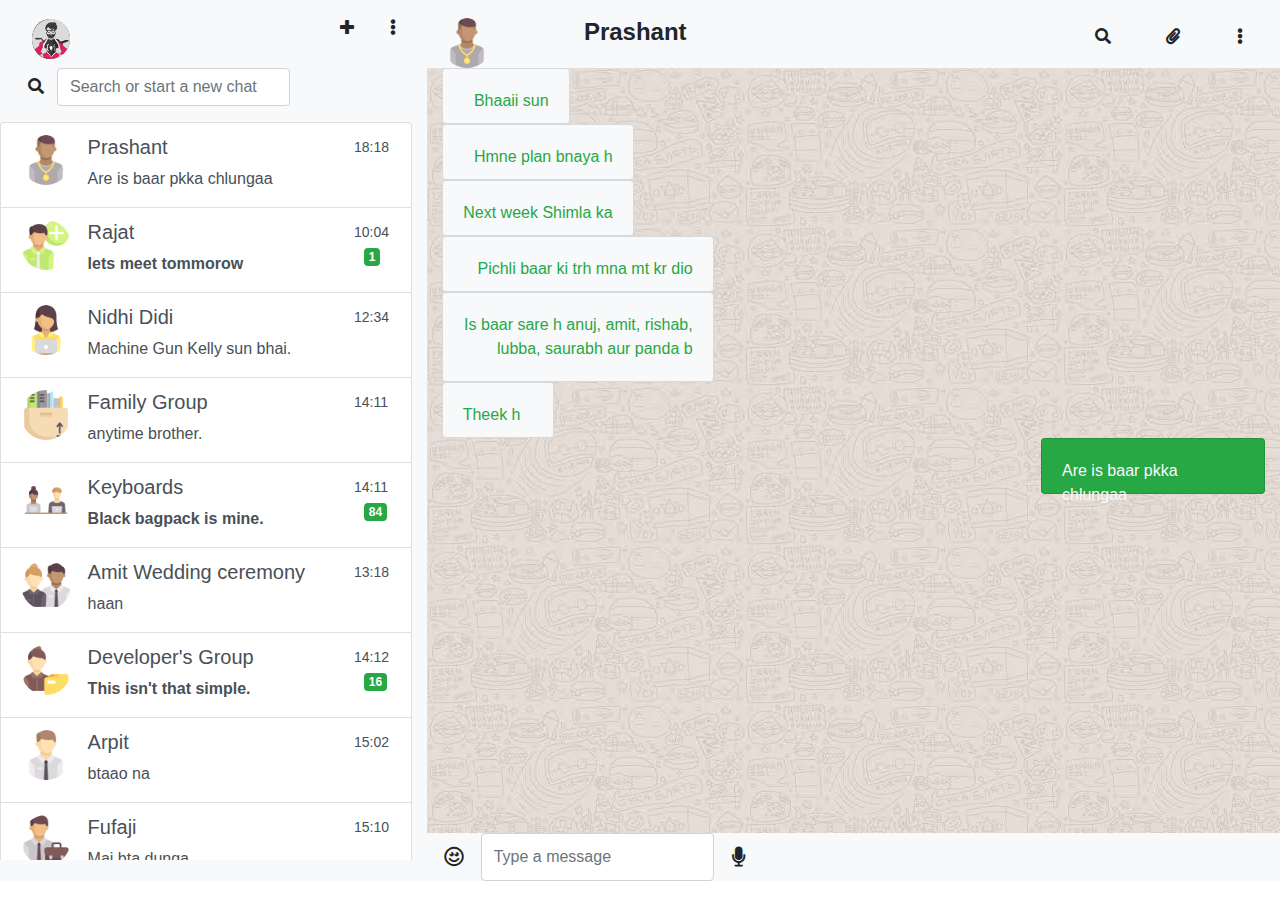
<file: page2.html>
<!doctype html>
<html lang="en">
  <head>
    <!-- Required meta tags -->
    <meta charset="utf-8">
    <meta name="viewport" content="width=device-width, initial-scale=1, shrink-to-fit=no">
    <!-- Bootstrap CSS -->
    <link rel="stylesheet" href="https://maxcdn.bootstrapcdn.com/bootstrap/4.0.0/css/bootstrap.min.css" integrity="sha384-Gn5384xqQ1aoWXA+058RXPxPg6fy4IWvTNh0E263XmFcJlSAwiGgFAW/dAiS6JXm" crossorigin="anonymous">
    <link rel="stylesheet"
      href="https://maxcdn.bootstrapcdn.com/bootstrap/4.0.0-alpha.4/css/bootstrap.min.css"
      integrity="sha384-2hfp1SzUoho7/TsGGGDaFdsuuDL0LX2hnUp6VkX3CUQ2K4K+xjboZdsXyp4oUHZj"
      crossorigin="anonymous">
    <!-- custom .css file -->
    <link rel="stylesheet" href="page2.css" type="text/css">
    <link rel="shortcut icon" href="images/whatsapp_fevicon.ico">
    <!-- fontawesome link -->
    <link rel="stylesheet" href="fontawesome-free-5.0.8/web-fonts-with-css/css/fontawesome-all.css">
    <title>Whatsapp</title>
  </head>
  <body>
    <div class="container-fluid">
      <div class="row">
        <div class="left_column d-none d-sm-block col-sm-5 col-md-6 col-lg-4 bg-light">
          <div class="row left_column_navbar">
            <div class="col-9">
              <a href="page3.html" title="Profile">
              <img class="rounded-circle profile-pic" src="images\Human Resources icons\code.png">
              </a>
            </div>
            <div class=" mr-auto col-1" data-toggle="tooltip" title="New Chat">
              <button type="button" class="btn btn-light ">
              <i class="fas fa-plus"></i>
              </button>
            </div>
            <div class="mr-auto col-1">
              <!-- Button to Open the Modal -->
              <button type="button" class="btn btn-light" data-toggle="modal" data-target="#myModal" data-toggle="tooltip"  title="Menu">
              <i class="fas fa-ellipsis-v"></i>
              </button>
              <!-- The Modal -->
              <div class="modal fade" id="myModal">
                <div class="modal-dialog modal-dialog-centered modal-sm">
                  <div class="modal-content">
                    <div class="list-group">
                      <a href="#" class="list-group-item list-group-item-action">New Group</a>
                      <a href="#" class="list-group-item list-group-item-action">Profile</a>
                      <a href="#" class="list-group-item list-group-item-action">Archive</a>
                      <a href="#" class="list-group-item list-group-item-action">Starred</a>
                      <a href="#" class="list-group-item list-group-item-action">Settings</a>
                      <a href="#" class="list-group-item list-group-item-action">Logout</a>
                    </div>
                  </div>
                </div>
              </div>
              <!-- Modal ends -->
            </div>
            <!-- dots_menu_row ends -->
          </div>
          <!-- 1st row of left column ends -->
          <div class="row">
            <div class="col bg-light">
              <div class="input-group mb-3">
                <div class="input-group-prepend">
                  <button type="button" class="btn btn-light">
                  <i class="fas fa-search"  aria-hidden="true"></i>
                  </button>
                  <input type="text" class="form-control" placeholder= "Search or start a new chat">
                </div>
              </div>
            </div>
          </div>
          <!-- 2nd row of left column ends -->
          <div class="row main_chat_sidebar">
            <div class="col-12 list-group bg-light">
              <div style="position: relative; overflow: auto; height:82vh">
                <a href="#" class="list-group-item list-group-item-action">
                  <div class="row">
                    <div class="col-2">
                      <img class="rounded-circle user-pic" src="images\Human Resources icons\1b.png">
                    </div>
                    <div class="col-8">
                      <h5>Prashant</h5>
                      <p>Are is baar pkka chlungaa</p>
                    </div>
                    <div class="col-2">
                      <span class="time-meta pull-right">18:18</span>
                    </div>
                  </div>
                </a>
                <a href="#" class="list-group-item list-group-item-action">
                  <div class="row">
                    <div class="col-2">
                      <img class="rounded-circle user-pic" src="images\Human Resources icons\2.png">
                    </div>
                    <div class="col-8">
                      <h5>Rajat</h5>
                      <p class="font-weight-bold">lets meet tommorow</p>
                    </div>
                    <div class="col-2">
                      <span class="time-meta pull-right">10:04</span>
                      <span class="badge badge-success">1</span>
                    </div>
                  </div>
                </a>
                <a href="#" class="list-group-item list-group-item-action">
                  <div class="row">
                    <div class="col-2">
                      <img class="rounded-circle user-pic" src="images\Human Resources icons\3.png">
                    </div>
                    <div class="col-8">
                      <h5 >Nidhi Didi</h5>
                      <p>Machine Gun Kelly sun bhai.</p>
                    </div>
                    <div class="col-2">
                      <span class="time-meta pull-right">12:34
                      </span>
                    </div>
                  </div>
                </a>
                <a href="#" class="list-group-item list-group-item-action">
                  <div class="row">
                    <div class="col-2">
                      <img class="rounded-circle user-pic" src="images\Human Resources icons\4.png">
                    </div>
                    <div class="col-8">
                      <h5>Family Group</h5>
                      <p>anytime brother.</p>
                    </div>
                    <div class="col-2">
                      <span class="time-meta pull-right">14:11
                      </span>
                    </div>
                  </div>
                </a>
                <a href="#" class="list-group-item list-group-item-action">
                  <div class="row">
                    <div class="col-2">
                      <img class="rounded-circle user-pic" src="images\Human Resources icons\5.png">
                    </div>
                    <div class="col-8">
                      <h5>Keyboards</h5>
                      <p class="font-weight-bold">Black bagpack is mine.</p>
                    </div>
                    <div class="col-2">
                      <span class="time-meta pull-right">14:11</span>
                      <span class="badge badge-success">84</span>
                    </div>
                  </div>
                </a>
                <a href="#" class="list-group-item list-group-item-action">
                  <div class="row">
                    <div class="col-2">
                      <img class="rounded-circle user-pic" src="images\Human Resources icons\6.png">
                    </div>
                    <div class="col-8">
                      <h5>Amit Wedding ceremony</h5>
                      <p>haan</p>
                    </div>
                    <div class="col-2">
                      <span class="time-meta pull-right">13:18
                      </span>
                    </div>
                  </div>
                </a>
                <a href="#" class="list-group-item list-group-item-action">
                  <div class="row">
                    <div class="col-2">
                      <img class="rounded-circle user-pic" src="images\Human Resources icons\7.png">
                    </div>
                    <div class="col-8">
                      <h5>Developer's Group</h5>
                      <p class="font-weight-bold">This isn't that simple.</p>
                    </div>
                    <div class="col-2">
                      <span class="time-meta pull-right">14:12</span>
                      <span class="badge badge-success">16</span>
                    </div>
                  </div>
                <a href="#" class="list-group-item list-group-item-action">
                  <div class="row">
                    <div class="col-2">
                      <img class="rounded-circle user-pic" src="images\Human Resources icons\8.png">
                    </div>
                    <div class="col-8">
                      <h5>Arpit</h5>
                      <p>btaao na</p>
                    </div>
                    <div class="col-2">
                      <span class="time-meta pull-right">15:02
                      </span>
                    </div>
                  </div>
                </a>
                <a href="#" class="list-group-item list-group-item-action">
                  <div class="row">
                    <div class="col-2">
                      <img class="rounded-circle user-pic" src="images\Human Resources icons\9.png">
                    </div>
                    <div class="col-8">
                      <h5>Fufaji</h5>
                      <p>Mai bta dunga</p>
                    </div>
                    <div class="col-2">
                      <span class="time-meta pull-right">15:10
                      </span>
                    </div>
                  </div>
                </a>
              </div>
            </div>
          </div>
          <!-- 3rd row of left column ends -->
        </div>
        <!-- left column ends -->
        <div class="right_column col-xs-0 col-sm-7 col-md-6 col-lg-8">
          <div class="row right_column_navbar">
            <div class="col-lg-2 col-md-2 col-sm-2 col-xs-2">
              <img class="rounded-circle user-pic" src="images\Human Resources icons\1b.png">
            </div>
            <div class="col-lg-7 col-md-4 col-sm-4 col-xs-4">
              <h4 class="font-weight-bold">Prashant</h4>
            </div>
            <div class="col-lg-1 col-md-2 col-sm-2 col-xs-2">
              <button type="button" class="btn btn-light" data-toggle="tooltip" title="Search.."><i class="fas fa-search"></i>
              </button>
            </div>
            <div class="col-lg-1 col-md-2 col-sm-2 col-xs-2">
              <button type="button" class="btn btn-light"  data-toggle="tooltip" title="Attach."><i class="fas fa-paperclip" data-toggle="tooltip" title="Attach."></i></button>
            </div>
            <div class="col-lg-1 col-md-2 col-sm-2 col-xs-2">
              <button type="button" class="btn btn-light" data-toggle="tooltip" title="Menu"><i class="fas fa-ellipsis-v" data-toggle="tooltip" title="Menu"></i>
              </button>
            </div>
          </div>
          <!-- 1st row of right column ends -->
          <div class="row right_column_wallpaper">
            <div class="col-12 chat_background_wallpaper align-items-below">
              <div class="card text-success bg-light" style="width: 8rem; height: 3.5rem;">
                <div class="card-body">
                  <p class="card-text text-right">Bhaaii sun</p>
                </div>
              </div>
              <!-- 1st card ends -->
              <div class="card text-success bg-light" style="width: 12rem; height: 3.5rem;" >
                <div class="card-body">
                  <p class="card-text text-right">Hmne plan bnaya h</p>
                </div>
              </div>
              <!-- 2nd card ends-->
              <div class="card text-success bg-light " style="width: 12rem; height: 3.5rem;">
                <div class="card-body">
                  <p class="card-text text-right">Next week Shimla ka</p>
                </div>
              </div>
              <!-- 3rd card ends -->
              <div class="card text-success bg-light" style="width: 17rem; height: 3.5rem;" >
                <div class="card-body">
                  <p class="card-text text-right">Pichli baar ki trh mna mt kr dio</p>
                </div>
              </div>
              <!-- 4th card ends-->
              <div class="card text-success bg-light" style="width: 17rem; height: 5 rem;">
                <div class="card-body">
                  <p class="card-text text-right">Is baar sare h anuj, amit, rishab, lubba, saurabh aur panda b</p>
                </div>
              </div>
              <!-- 5th card ends -->
              <div class="card text-success bg-light" style="width: 7rem; height: 3.5rem;" >
                <div class="card-body">
                  <p class="card-text text-left">Theek h </p>
                </div>
              </div>
              <!-- 6th card ends-->
              <div class="card text-light bg-success float-right" style="width: 14rem; height: 3.5rem;" >
                <div class="card-body">
                  <p class="card-text text-left">Are is baar pkka chlungaa</p>
                </div>
              </div>
              <!-- 9th card ends-->
            </div>
          </div>
          <!-- 2nd row of right column ends -->
          <div class="row bottom_row">
            <div class="input-group input-group-lg">
              <div class="input-group-prepend">
                <button type="button" class="btn btn-light">
                <i class="far fa-smile"aria-hidden="true"></i>
                </button>
                <input type="text" class="form-control" placeholder= "Type a message">
                <button type="button" class="btn btn-light">
                <i class="fas fa-microphone"  aria-hidden="true"></i>
                </button>
              </div>
            </div>
          </div>
          <!-- 3rd row of right column ends -->
        </div>
        <!-- right_column ends -->
      </div>
      <!-- main row ends -->
    </div>
    <!-- container-fluid div ends -->
    <!-- Optional JavaScript -->
    <!-- jQuery first, then Popper.js, then Bootstrap JS -->
    <script src="https://code.jquery.com/jquery-3.2.1.slim.min.js" integrity="sha384-KJ3o2DKtIkvYIK3UENzmM7KCkRr/rE9/Qpg6aAZGJwFDMVNA/GpGFF93hXpG5KkN" crossorigin="anonymous"></script>
    <script src="https://maxcdn.bootstrapcdn.com/bootstrap/4.0.0/js/bootstrap.min.js" integrity="sha384-JZR6Spejh4U02d8jOt6vLEHfe/JQGiRRSQQxSfFWpi1MquVdAyjUar5+76PVCmYl" crossorigin="anonymous"></script>
    <script src="https://cdnjs.cloudflare.com/ajax/libs/popper.js/1.12.9/umd/popper.min.js" integrity="sha384-ApNbgh9B+Y1QKtv3Rn7W3mgPxhU9K/ScQsAP7hUibX39j7fakFPskvXusvfa0b4Q" crossorigin="anonymous"></script>
  </body>
</html>
</file>
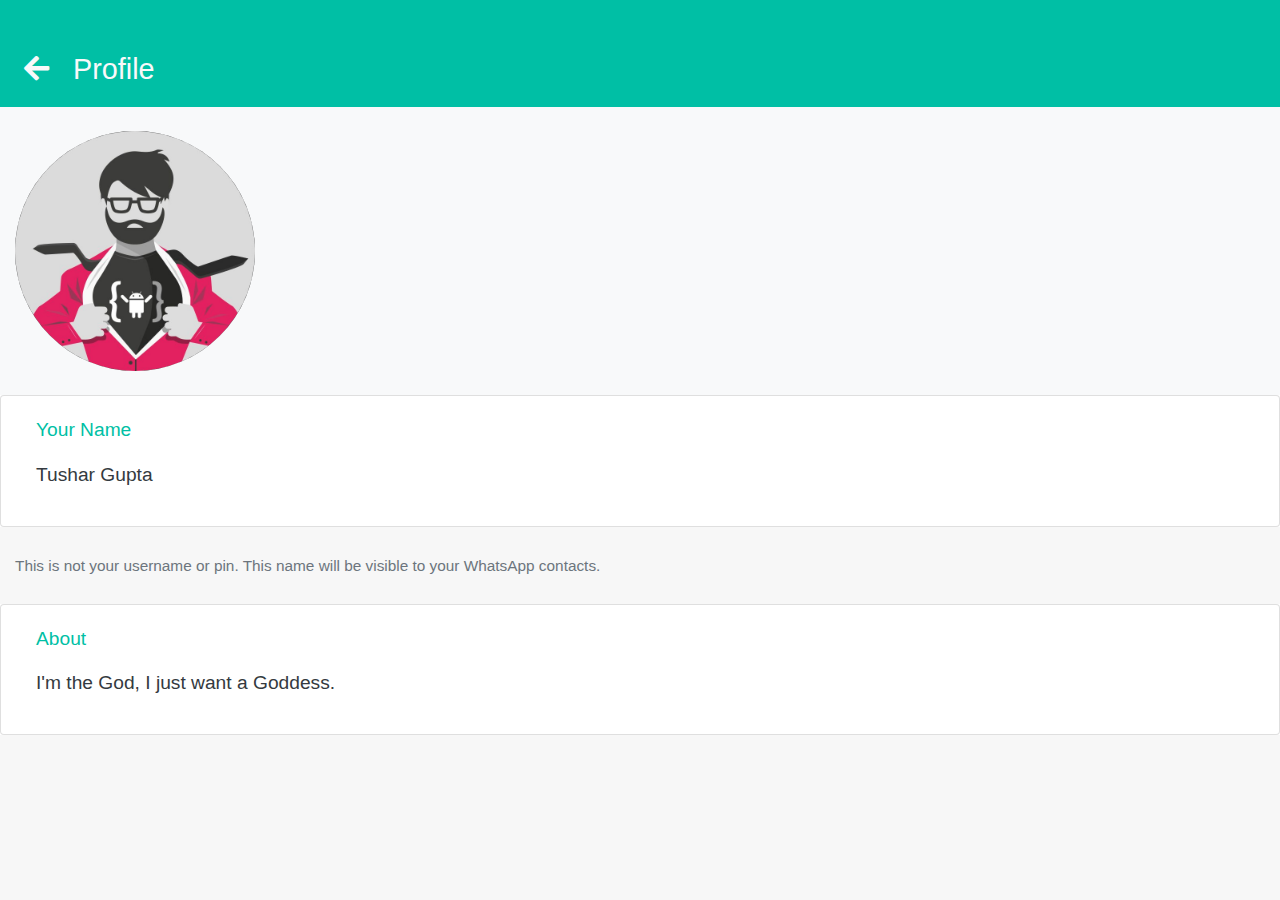
<file: page3.html>
<!doctype html>
<html lang="en">
  <head>
    <!-- Required meta tags -->
    <meta charset="utf-8">
    <meta name="viewport" content="width=device-width, initial-scale=1, shrink-to-fit=no">
    <!-- Bootstrap CSS -->
    <link rel="stylesheet" href="https://maxcdn.bootstrapcdn.com/bootstrap/4.0.0/css/bootstrap.min.css" integrity="sha384-Gn5384xqQ1aoWXA+058RXPxPg6fy4IWvTNh0E263XmFcJlSAwiGgFAW/dAiS6JXm" crossorigin="anonymous">
    <link rel="stylesheet"href="https://maxcdn.bootstrapcdn.com/bootstrap/4.0.0-alpha.4/css/bootstrap.min.css"
      integrity="sha384-2hfp1SzUoho7/TsGGGDaFdsuuDL0LX2hnUp6VkX3CUQ2K4K+xjboZdsXyp4oUHZj"
      crossorigin="anonymous">
    <!-- Index .css file -->
    <link rel="stylesheet" href="page3.css" type="text/css">
    <link rel="shortcut icon" href="images/whatsapp_fevicon.ico">
    <!-- fontawesome link -->
    <link rel="stylesheet" href="fontawesome-free-5.0.8/web-fonts-with-css/css/fontawesome-all.css">
    <title>Whatsapp</title>
    </hpx-3
  <body>
    <body>
      <div class="container-fluid">
        <div class="row">
          <div class="col text-light pt-5 pb-3 nav">
            <a href="index.html"><i class="fa fa-arrow-left text-light px-4"></i></a>
            Profile
          </div>
        </div>
        <div class="row">
          <div class="col bg-light">
            <a href="#" title="Change Profile Photo">
            <img data-toggle="modal" data-target="#on_click" src="images/Human Resources icons\code.png" class="img-fluid rounded-circle mx-auto my-4" alt="Tushar Gupta" style="width:15rem;">
            </a>
            <div class="modal fade" id="on_click">
              <div class="modal-dialog modal-sm modal-dialog-centered">
                <div class="modal-content">
                  <div class="modal-body">
                    <div class="list-group border-0">
                      <a href="#" class="list-group-item list-group-item-action border-0">View photo</a>
                      <a href="#" class="list-group-item list-group-item-action border-0">Take photo</a>
                      <a href="#" class="list-group-item list-group-item-action border-0">Remove photo</a>
                      <a href="#" class="list-group-item list-group-item-action border-0">Upload photo</a>
                    </div>
                  </div>
                </div>
              </div>
            </div>
          </div>
        </div>
        <div class="row">
          <div class=" card col my-0">
            <div class="card-body">
              <p>Your Name</p>
              <p class="text-dark">Tushar Gupta</p>
            </div>
          </div>
        </div>
        <div class="row">
          <div class="col py-4 mute_text">
            <small class="text-muted">This is not your username or pin. This name will be visible to your WhatsApp contacts.</small>
          </div>
        </div>
        <div class="row">
          <div class=" card col mb-0">
            <div class="card-body">
              <p>About</p>
              <p class="text-dark">I'm the God, I just want a Goddess.</p>
            </div>
          </div>
        </div>
      </div>
      <script src="https://code.jquery.com/jquery-3.2.1.slim.min.js" integrity="sha384-KJ3o2DKtIkvYIK3UENzmM7KCkRr/rE9/Qpg6aAZGJwFDMVNA/GpGFF93hXpG5KkN" crossorigin="anonymous"></script>
      <script src="https://cdnjs.cloudflare.com/ajax/libs/popper.js/1.12.9/umd/popper.min.js" integrity="sha384-ApNbgh9B+Y1QKtv3Rn7W3mgPxhU9K/ScQsAP7hUibX39j7fakFPskvXusvfa0b4Q" crossorigin="anonymous"></script>
      <script src="https://maxcdn.bootstrapcdn.com/bootstrap/4.0.0/js/bootstrap.min.js" integrity="sha384-JZR6Spejh4U02d8jOt6vLEHfe/JQGiRRSQQxSfFWpi1MquVdAyjUar5+76PVCmYl" crossorigin="anonymous"></script>
  </body>
  </body>
</html>
</file>
<file: page2.css>
body{
	font-size:16px;
}

.row .left_column .left_column_navbar{
	margin: 1vh 0vw;
}

.profile-pic{
	height:40px;
	width:40px;
	margin-top: 10px;
	float: left;
	padding-left: 2px;
}

.badge{
  margin-left:10px;
}

.user-pic{
  height:50px;
	width:50px;
	margin-right: 20px;
	float: left;
}

.list-group-item{
	padding-bottom: 0px;
}

.new_chat_icon{
	height: 40px;
	width: 40px;
	margin-top: 2px;
}

.time-meta{
  text-align: right;
  font-size: 14px;
}

.picture{
	width: 350px; 
	height: 350px;
}

.right_column{
	background-color: #F7F9FA
}

.right_column .right_column_navbar{
	margin-top: 1vh;
	padding-top: 1vh;
}

.right_column .right_column_wallpaper {
	background-image: url(images/chat_wallpaper.jpg);
  height:85vh;
  padding:0px 0px;
}
</file>
<file: page3.css>
:root{
	font-size: 16px;
	text-decoration:none;
	background-color: #f7f7f7;
}

.nav{
	background-color: #00bfa5;
	font-size:1.8rem;
}

.mute_text{
	background-color: #f7f7f7;
	color:#00bfa5;
	font-size: 1.2rem;
}

.card-body{
	color:#00bfa5;
	font-size: 1.2rem;
}
</file>
